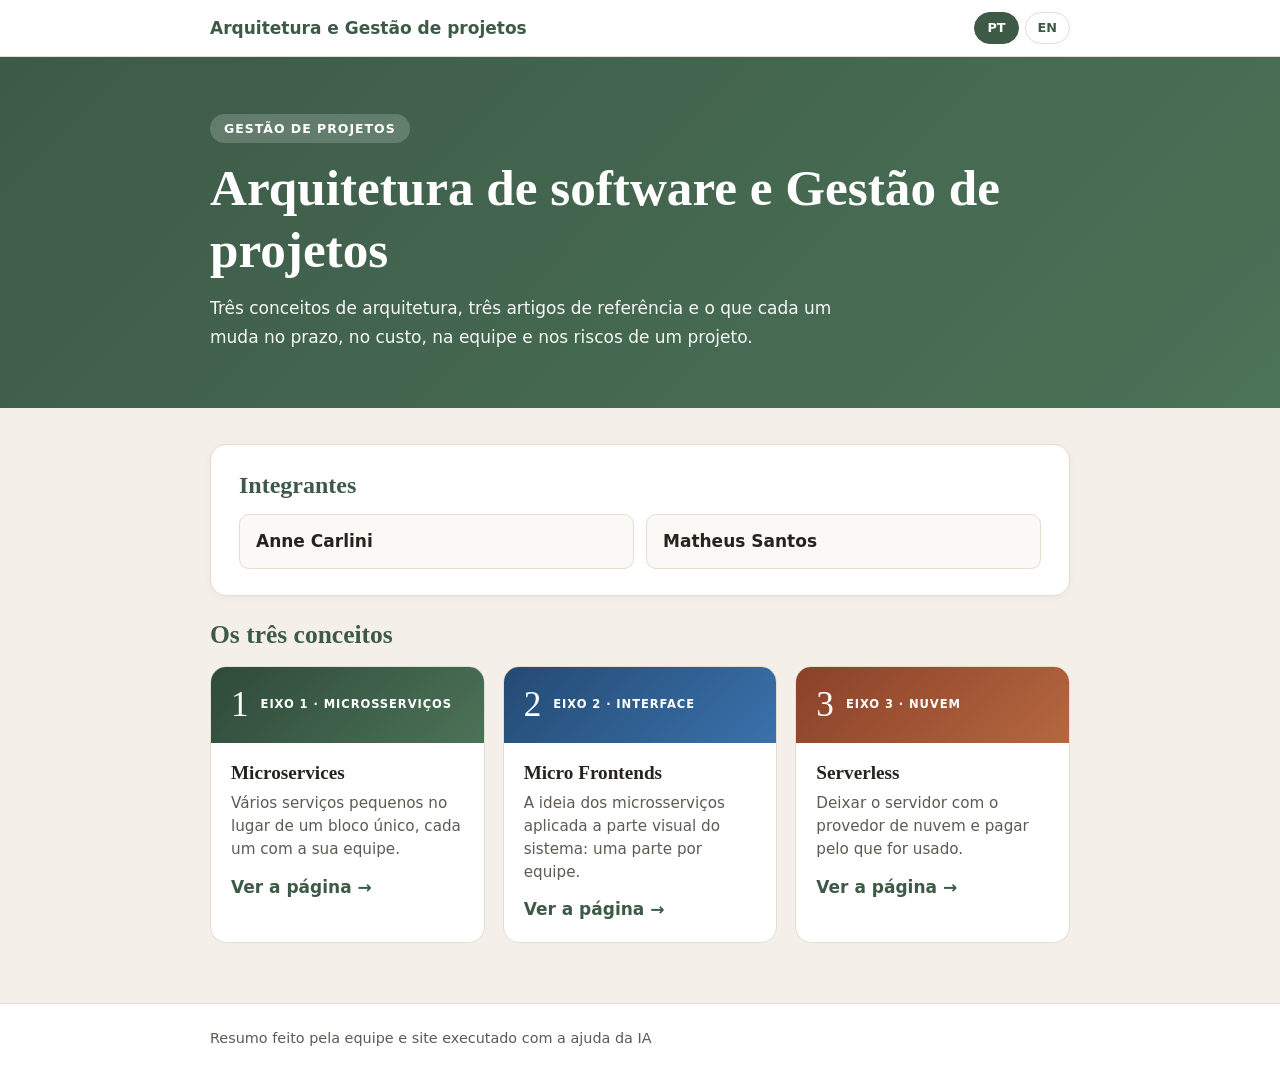
<file: index.html>
<!doctype html>
<html lang="pt-BR" data-lang="pt">
<head>
  <meta charset="utf-8">
  <meta name="viewport" content="width=device-width, initial-scale=1">
  <title data-en="Web Guide to Software Architecture and Project Management">Guia Web de Arquitetura de software e Gestão de projetos</title>
  <link rel="stylesheet" href="css/style.css">
  <script src="js/main.js"></script>
</head>
<body>
  <header class="topbar"><div class="wrap">
    <span><span data-l="pt">Arquitetura e Gestão de projetos</span><span data-l="en">Architecture and Project Management</span></span>
    <div class="lang" role="group" aria-label="Idioma / Language"><button type="button" data-set-lang="pt">PT</button><button type="button" data-set-lang="en">EN</button></div>
  </div></header>

  <section class="hero"><div class="wrap">
    <span class="kicker"><span data-l="pt">Gestão de projetos</span><span data-l="en">Project management</span></span>
    <h1><span data-l="pt">Arquitetura de software e Gestão de projetos</span><span data-l="en">Software Architecture and Project Management</span></h1>
    <p><span data-l="pt">Três conceitos de arquitetura, três artigos de referência e o que cada um muda no prazo, no custo, na equipe e nos riscos de um projeto.</span><span data-l="en">Three architecture concepts, three reference articles, and what each one changes in a project's schedule, cost, team and risks.</span></p>
  </div></section>

  <main><div class="wrap">
    <section class="card">
      <h2><span data-l="pt">Integrantes</span><span data-l="en">Team members</span></h2>
      <ul class="team">
        <li>Anne Carlini</li>
        <li>Matheus Santos</li>
      </ul>
    </section>

    <h2 style="margin:8px 0 16px;color:var(--accent)"><span data-l="pt">Os três conceitos</span><span data-l="en">The three concepts</span></h2>
    <div class="cards">
      <a class="post-card p1" href="microservices.html">
        <div class="top"><span class="big">1</span><span class="axis"><span data-l="pt">Eixo 1 · Microsserviços</span><span data-l="en">Axis 1 · Microservices</span></span></div>
        <div class="body"><h3>Microservices</h3><p><span data-l="pt">Vários serviços pequenos no lugar de um bloco único, cada um com a sua equipe.</span><span data-l="en">Several small services instead of a single block, each one with its own team.</span></p><span class="go"><span data-l="pt">Ver a página →</span><span data-l="en">See the page →</span></span></div>
      </a>
      <a class="post-card p2" href="micro-frontends.html">
        <div class="top"><span class="big">2</span><span class="axis"><span data-l="pt">Eixo 2 · Interface</span><span data-l="en">Axis 2 · Interface</span></span></div>
        <div class="body"><h3>Micro Frontends</h3><p><span data-l="pt">A ideia dos microsserviços aplicada a parte visual do sistema: uma parte por equipe.</span><span data-l="en">The microservices idea applied to the visual part of the system: one part per team.</span></p><span class="go"><span data-l="pt">Ver a página →</span><span data-l="en">See the page →</span></span></div>
      </a>
      <a class="post-card p3" href="serverless.html">
        <div class="top"><span class="big">3</span><span class="axis"><span data-l="pt">Eixo 3 · Nuvem</span><span data-l="en">Axis 3 · Cloud</span></span></div>
        <div class="body"><h3>Serverless</h3><p><span data-l="pt">Deixar o servidor com o provedor de nuvem e pagar pelo que for usado.</span><span data-l="en">Leave the server to the cloud provider and pay only for what you use.</span></p><span class="go"><span data-l="pt">Ver a página →</span><span data-l="en">See the page →</span></span></div>
      </a>
    </div>
  </div></main>

  <footer><div class="wrap"><span data-l="pt">Resumo feito pela equipe e site executado com a ajuda da IA</span><span data-l="en">Summary written by the team; site built with the help of AI</span></div></footer>
</body>
</html>
</file>
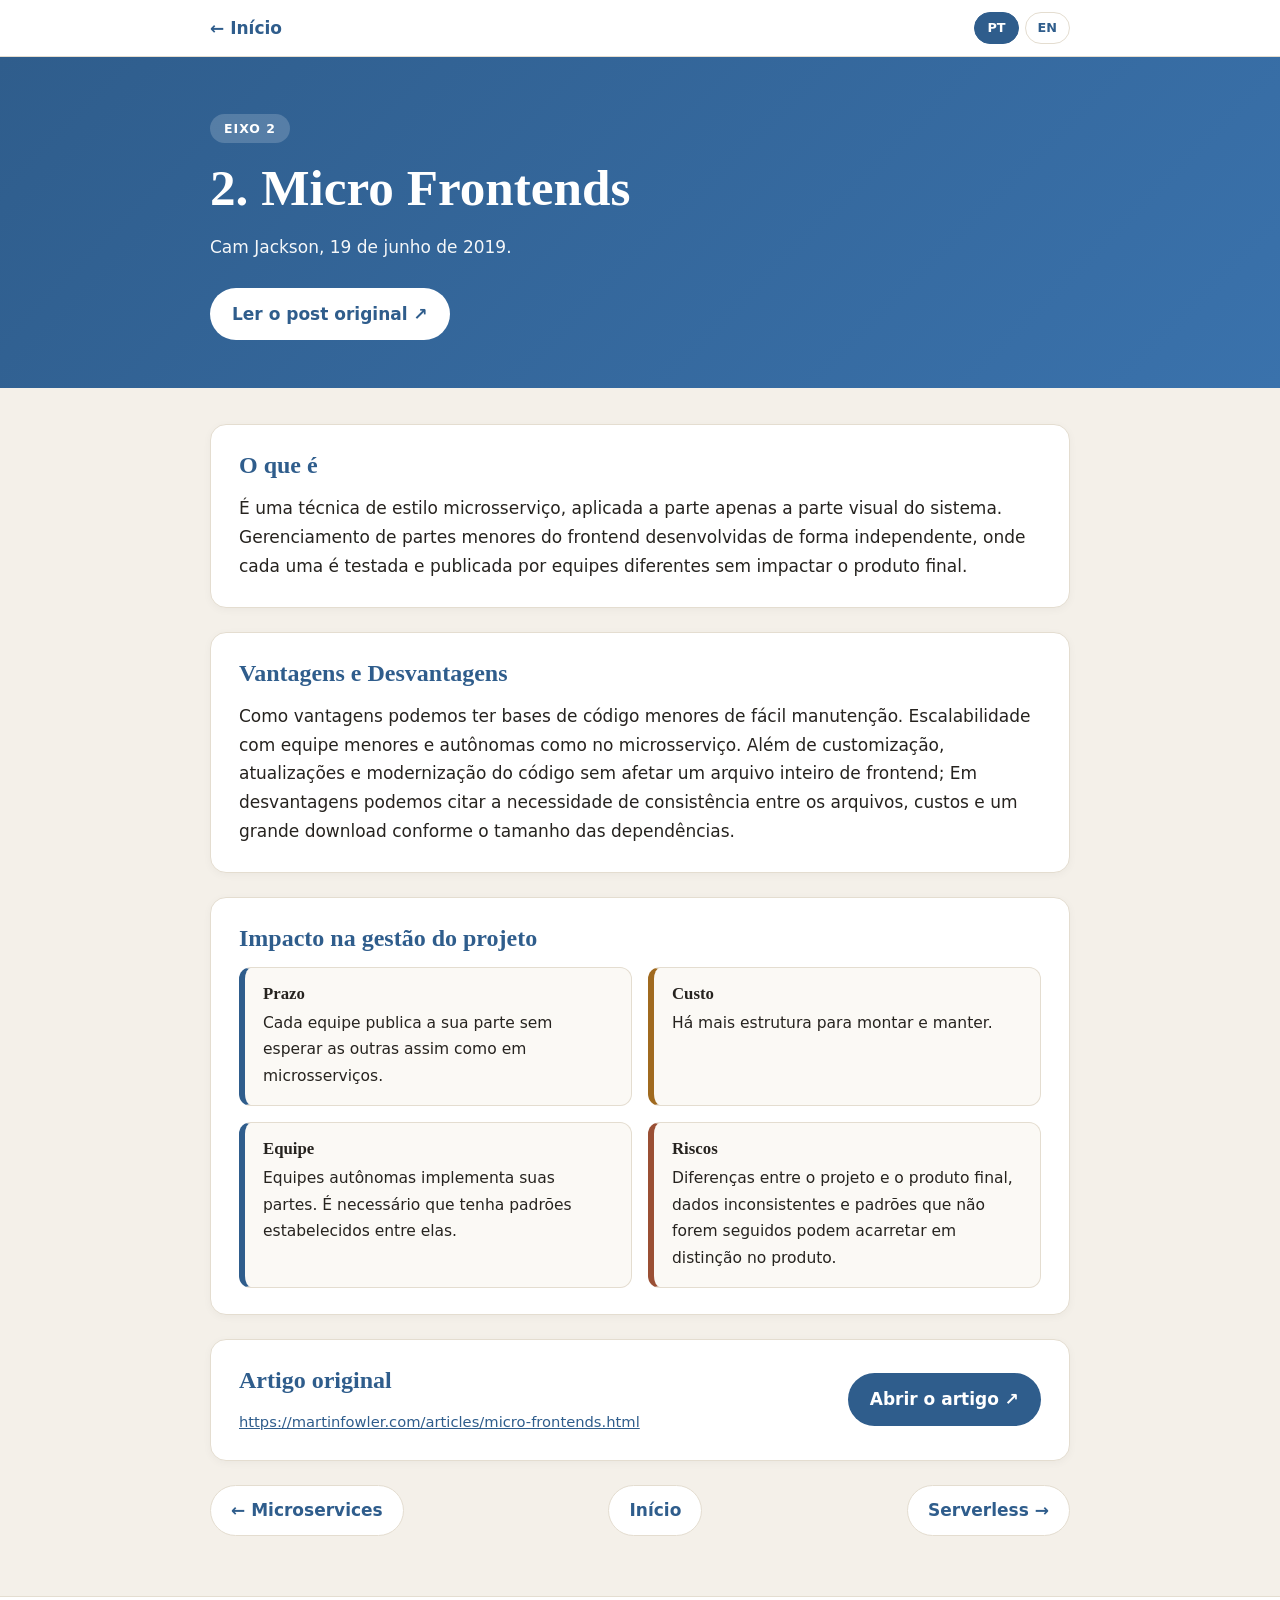
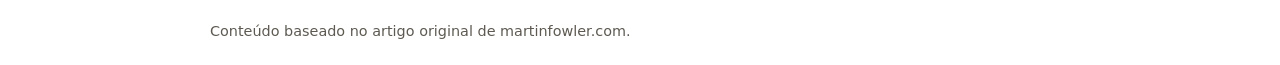
<file: micro-frontends.html>
<!doctype html>
<html lang="pt-BR" data-lang="pt">
<head>
  <meta charset="utf-8">
  <meta name="viewport" content="width=device-width, initial-scale=1">
  <title data-en="Micro Frontends | Web Guide to Software Architecture">Micro Frontends | Guia Web de Arquitetura de Software</title>
  <link rel="stylesheet" href="css/style.css">
  <script src="js/main.js"></script>
</head>
<body class="p-2">
  <header class="topbar"><div class="wrap">
    <a href="index.html"><span data-l="pt">← Início</span><span data-l="en">← Home</span></a>
    <div class="lang" role="group" aria-label="Idioma / Language"><button type="button" data-set-lang="pt">PT</button><button type="button" data-set-lang="en">EN</button></div>
  </div></header>

  <section class="hero"><div class="wrap">
    <span class="kicker"><span data-l="pt">Eixo 2</span><span data-l="en">Axis 2</span></span>
    <h1>2. Micro Frontends</h1>
    <p><span data-l="pt">Cam Jackson, 19 de junho de 2019.</span><span data-l="en">Cam Jackson, June 19, 2019.</span></p>
    <a class="btn" href="https://martinfowler.com/articles/micro-frontends.html" target="_blank" rel="noopener noreferrer"><span data-l="pt">Ler o post original ↗</span><span data-l="en">Read the original post ↗</span></a>
  </div></section>

  <main><div class="wrap">
    <section class="card">
      <h2><span data-l="pt">O que é</span><span data-l="en">What it is</span></h2>
      <p><span data-l="pt">É uma técnica de estilo microsserviço, aplicada a parte apenas a parte visual do sistema. Gerenciamento de partes menores do frontend desenvolvidas de forma independente, onde cada uma é testada e publicada por equipes diferentes sem impactar o produto final.</span><span data-l="en">It is a microservice-style technique applied only to the visual part of the system. It means managing smaller pieces of the frontend that are developed independently, where each one is tested and released by different teams without affecting the final product.</span></p>
    </section>

    <section class="card">
      <h2><span data-l="pt">Vantagens e Desvantagens</span><span data-l="en">Advantages and Disadvantages</span></h2>
      <p><span data-l="pt">Como vantagens podemos ter bases de código menores de fácil manutenção. Escalabilidade com equipe menores e autônomas como no microsserviço. Além de customização, atualizações e modernização do código sem afetar um arquivo inteiro de frontend; Em desvantagens podemos citar a necessidade de consistência entre os arquivos, custos e um grande download conforme o tamanho das dependências.</span><span data-l="en">Advantages include smaller codebases that are easy to maintain, and scalability with smaller, autonomous teams, as with microservices. It also allows customization, updates and modernization of the code without affecting an entire frontend file. Disadvantages include the need for consistency across the pieces, costs, and large downloads depending on the size of the dependencies.</span></p>
    </section>

    <section class="card">
      <h2><span data-l="pt">Impacto na gestão do projeto</span><span data-l="en">Impact on project management</span></h2>
      <div class="impact">
        <article><h3><span data-l="pt">Prazo</span><span data-l="en">Schedule</span></h3><p><span data-l="pt">Cada equipe publica a sua parte sem esperar as outras assim como em microsserviços.</span><span data-l="en">Each team releases its own part without waiting for the others, just like with microservices.</span></p></article>
        <article><h3><span data-l="pt">Custo</span><span data-l="en">Cost</span></h3><p><span data-l="pt">Há mais estrutura para montar e manter.</span><span data-l="en">There is more infrastructure to set up and maintain.</span></p></article>
        <article><h3><span data-l="pt">Equipe</span><span data-l="en">Team</span></h3><p><span data-l="pt">Equipes autônomas implementa suas partes. É necessário que tenha padrões estabelecidos entre elas.</span><span data-l="en">Autonomous teams implement their own parts. Standards shared between the teams are required.</span></p></article>
        <article><h3><span data-l="pt">Riscos</span><span data-l="en">Risks</span></h3><p><span data-l="pt">Diferenças entre o projeto e o produto final, dados inconsistentes e padrões que não forem seguidos podem acarretar em distinção no produto.</span><span data-l="en">Differences between the design and the final product, inconsistent data, and standards that are not followed can lead to inconsistencies in the product.</span></p></article>
      </div>
    </section>

    <section class="card source">
      <div>
        <h2><span data-l="pt">Artigo original</span><span data-l="en">Original article</span></h2>
        <div class="url"><a href="https://martinfowler.com/articles/micro-frontends.html" target="_blank" rel="noopener noreferrer">https://martinfowler.com/articles/micro-frontends.html</a></div>
      </div>
      <a class="btn" href="https://martinfowler.com/articles/micro-frontends.html" target="_blank" rel="noopener noreferrer"><span data-l="pt">Abrir o artigo ↗</span><span data-l="en">Open the article ↗</span></a>
    </section>

    <nav class="pager"><a href="microservices.html">← Microservices</a><a href="index.html"><span data-l="pt">Início</span><span data-l="en">Home</span></a><a href="serverless.html">Serverless →</a></nav>
  </div></main>

  <footer><div class="wrap"><span data-l="pt">Conteúdo baseado no artigo original de martinfowler.com.</span><span data-l="en">Content based on the original article from martinfowler.com.</span></div></footer>
</body>
</html>
</file>
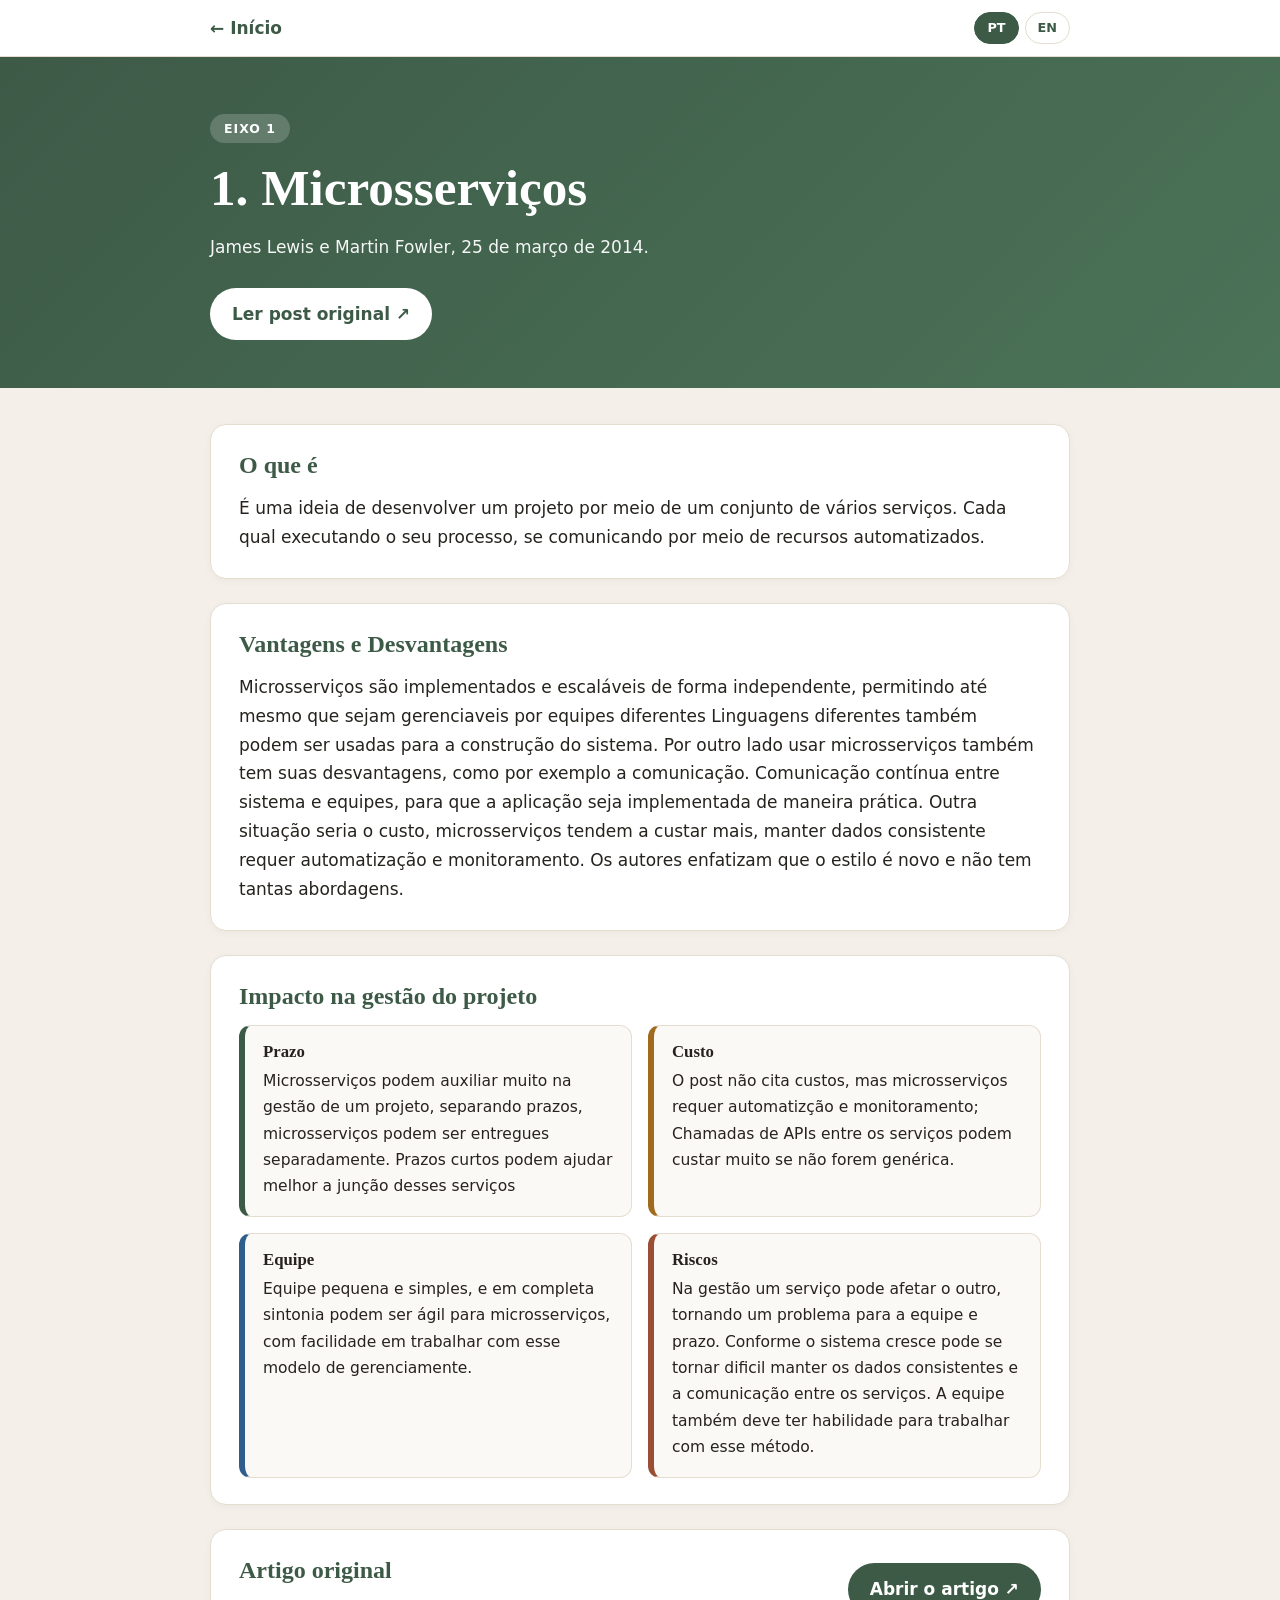
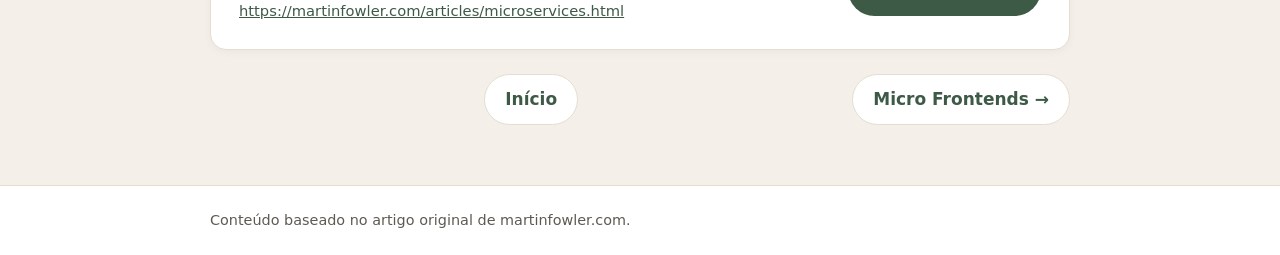
<file: microservices.html>
<!doctype html>
<html lang="pt-BR" data-lang="pt">
<head>
  <meta charset="utf-8">
  <meta name="viewport" content="width=device-width, initial-scale=1">
  <title data-en="Microservices | Web Guide to Software Architecture">Microservices | Guia Web de Arquitetura de Software</title>
  <link rel="stylesheet" href="css/style.css">
  <script src="js/main.js"></script>
</head>
<body class="p-1">
  <header class="topbar"><div class="wrap">
    <a href="index.html"><span data-l="pt">← Início</span><span data-l="en">← Home</span></a>
    <div class="lang" role="group" aria-label="Idioma / Language"><button type="button" data-set-lang="pt">PT</button><button type="button" data-set-lang="en">EN</button></div>
  </div></header>

  <section class="hero"><div class="wrap">
    <span class="kicker"><span data-l="pt">Eixo 1</span><span data-l="en">Axis 1</span></span>
    <h1><span data-l="pt">1. Microsserviços</span><span data-l="en">1. Microservices</span></h1>
    <p><span data-l="pt">James Lewis e Martin Fowler, 25 de março de 2014.</span><span data-l="en">James Lewis and Martin Fowler, March 25, 2014.</span></p>
    <a class="btn" href="https://martinfowler.com/articles/microservices.html" target="_blank" rel="noopener noreferrer"><span data-l="pt">Ler post original ↗</span><span data-l="en">Read the original post ↗</span></a>
  </div></section>

  <main><div class="wrap">
    <section class="card">
      <h2><span data-l="pt">O que é</span><span data-l="en">What it is</span></h2>
      <p><span data-l="pt">É uma ideia de desenvolver um projeto por meio de um conjunto de vários serviços. Cada qual executando o seu processo, se comunicando por meio de recursos automatizados.</span><span data-l="en">It is a way of developing a project as a set of several services, each one running its own process and communicating through automated mechanisms.</span></p>
    </section>

    <section class="card">
      <h2><span data-l="pt">Vantagens e Desvantagens</span><span data-l="en">Advantages and Disadvantages</span></h2>
      <p><span data-l="pt">Microsserviços são implementados e escaláveis de forma independente, permitindo até mesmo que sejam gerenciaveis por equipes diferentes Linguagens diferentes também podem ser usadas para a construção do sistema. Por outro lado usar microsserviços também tem suas desvantagens, como por exemplo a comunicação. Comunicação contínua entre sistema e equipes, para que a aplicação seja implementada de maneira prática. Outra situação seria o custo, microsserviços tendem a custar mais, manter dados consistente requer automatização e monitoramento. Os autores enfatizam que o estilo é novo e não tem tantas abordagens.</span><span data-l="en">Microservices are deployed and scaled independently, which even allows them to be managed by different teams. Different languages can also be used to build the system. On the other hand, microservices have their drawbacks, such as communication: systems and teams need to communicate continuously for the application to be implemented in a practical way. Another issue is cost: microservices tend to cost more, and keeping data consistent requires automation and monitoring. The authors stress that the style is new and there are not many established approaches yet.</span></p>
    </section>

    <section class="card">
      <h2><span data-l="pt">Impacto na gestão do projeto</span><span data-l="en">Impact on project management</span></h2>
      <div class="impact">
        <article><h3><span data-l="pt">Prazo</span><span data-l="en">Schedule</span></h3><p><span data-l="pt">Microsserviços podem auxiliar muito na gestão de um projeto, separando prazos, microsserviços podem ser entregues separadamente. Prazos curtos podem ajudar melhor a junção desses serviços</span><span data-l="en">Microservices can help a lot in managing a project by splitting deadlines, since each service can be delivered separately. Short deadlines can make it easier to bring these services together.</span></p></article>
        <article><h3><span data-l="pt">Custo</span><span data-l="en">Cost</span></h3><p><span data-l="pt">O post não cita custos, mas microsserviços requer automatizção e monitoramento; Chamadas de APIs entre os serviços podem custar muito se não forem genérica.</span><span data-l="en">The post does not mention costs, but microservices require automation and monitoring; API calls between services can be expensive if they are not generic.</span></p></article>
        <article><h3><span data-l="pt">Equipe</span><span data-l="en">Team</span></h3><p><span data-l="pt">Equipe pequena e simples, e em completa sintonia podem ser ágil para microsserviços, com facilidade em trabalhar com esse modelo de gerenciamente.</span><span data-l="en">Small, simple teams that are fully in sync can be agile with microservices and find it easy to work with this management model.</span></p></article>
        <article><h3><span data-l="pt">Riscos</span><span data-l="en">Risks</span></h3><p><span data-l="pt">Na gestão um serviço pode afetar o outro, tornando um problema para a equipe e prazo. Conforme o sistema cresce pode se tornar dificil manter os dados consistentes e a comunicação entre os serviços. A equipe também deve ter habilidade para trabalhar com esse método.</span><span data-l="en">One service can affect another, which becomes a problem for the team and the schedule. As the system grows, it can become hard to keep data consistent and services communicating. The team also needs the skills to work with this approach.</span></p></article>
      </div>
    </section>

    <section class="card source">
      <div>
        <h2><span data-l="pt">Artigo original</span><span data-l="en">Original article</span></h2>
        <div class="url"><a href="https://martinfowler.com/articles/microservices.html" target="_blank" rel="noopener noreferrer">https://martinfowler.com/articles/microservices.html</a></div>
      </div>
      <a class="btn" href="https://martinfowler.com/articles/microservices.html" target="_blank" rel="noopener noreferrer"><span data-l="pt">Abrir o artigo ↗</span><span data-l="en">Open the article ↗</span></a>
    </section>

    <nav class="pager"><span></span><a href="index.html"><span data-l="pt">Início</span><span data-l="en">Home</span></a><a href="micro-frontends.html">Micro Frontends →</a></nav>
  </div></main>

  <footer><div class="wrap"><span data-l="pt">Conteúdo baseado no artigo original de martinfowler.com.</span><span data-l="en">Content based on the original article from martinfowler.com.</span></div></footer>
</body>
</html>
</file>
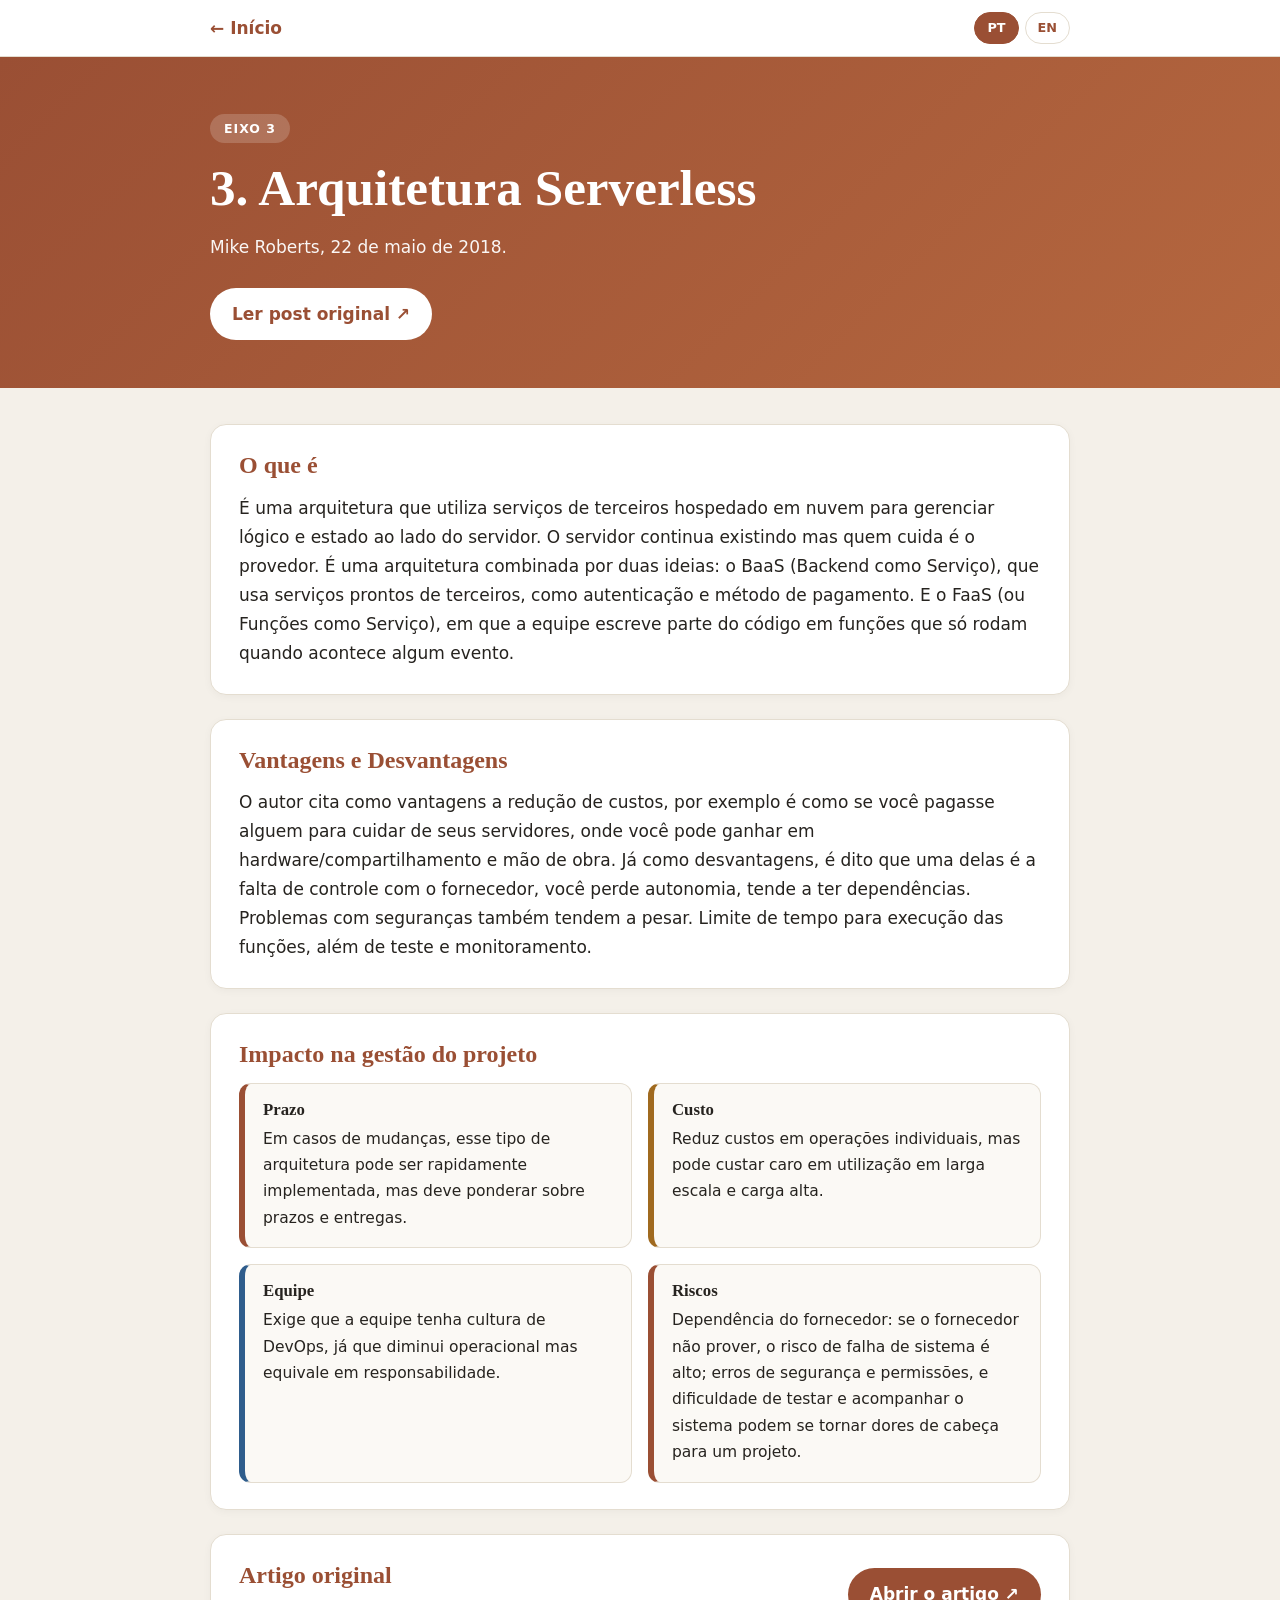
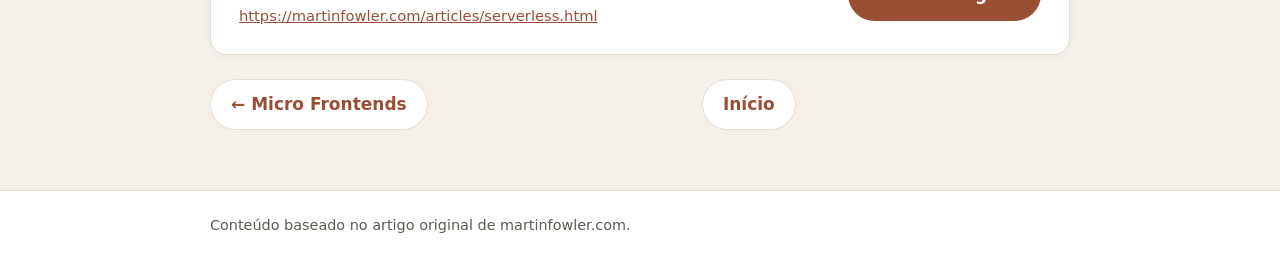
<file: serverless.html>
<!doctype html>
<html lang="pt-BR" data-lang="pt">
<head>
  <meta charset="utf-8">
  <meta name="viewport" content="width=device-width, initial-scale=1">
  <title data-en="Serverless | Web Guide to Software Architecture">Serverless | Guia Web de Arquitetura de Software</title>
  <link rel="stylesheet" href="css/style.css">
  <script src="js/main.js"></script>
</head>
<body class="p-3">
  <header class="topbar"><div class="wrap">
    <a href="index.html"><span data-l="pt">← Início</span><span data-l="en">← Home</span></a>
    <div class="lang" role="group" aria-label="Idioma / Language"><button type="button" data-set-lang="pt">PT</button><button type="button" data-set-lang="en">EN</button></div>
  </div></header>

  <section class="hero"><div class="wrap">
    <span class="kicker"><span data-l="pt">Eixo 3</span><span data-l="en">Axis 3</span></span>
    <h1><span data-l="pt">3. Arquitetura Serverless</span><span data-l="en">3. Serverless Architecture</span></h1>
    <p><span data-l="pt">Mike Roberts, 22 de maio de 2018.</span><span data-l="en">Mike Roberts, May 22, 2018.</span></p>
    <a class="btn" href="https://martinfowler.com/articles/serverless.html" target="_blank" rel="noopener noreferrer"><span data-l="pt">Ler post original ↗</span><span data-l="en">Read the original post ↗</span></a>
  </div></section>

  <main><div class="wrap">
    <section class="card">
      <h2><span data-l="pt">O que é</span><span data-l="en">What it is</span></h2>
      <p><span data-l="pt">É uma arquitetura que utiliza serviços de terceiros hospedado em nuvem para gerenciar lógico e estado ao lado do servidor. O servidor continua existindo mas quem cuida é o provedor. É uma arquitetura combinada por duas ideias: o BaaS (Backend como Serviço), que usa serviços prontos de terceiros, como autenticação e método de pagamento. E o FaaS (ou Funções como Serviço), em que a equipe escreve parte do código em funções que só rodam quando acontece algum evento.</span><span data-l="en">It is an architecture that uses third-party, cloud-hosted services to manage server-side logic and state. The server still exists, but the provider takes care of it. It combines two ideas: BaaS (Backend as a Service), which uses ready-made third-party services such as authentication and payment methods; and FaaS (Functions as a Service), where the team writes part of the code as functions that only run when some event happens.</span></p>
    </section>

    <section class="card">
      <h2><span data-l="pt">Vantagens e Desvantagens</span><span data-l="en">Advantages and Disadvantages</span></h2>
      <p><span data-l="pt">O autor cita como vantagens a redução de custos, por exemplo é como se você pagasse alguem para cuidar de seus servidores, onde você pode ganhar em hardware/compartilhamento e mão de obra. Já como desvantagens, é dito que uma delas é a falta de controle com o fornecedor, você perde autonomia, tende a ter dependências. Problemas com seguranças também tendem a pesar. Limite de tempo para execução das funções, além de teste e monitoramento.</span><span data-l="en">The author cites lower costs as an advantage: it is as if you paid someone to look after your servers, so you save on hardware/sharing and labor. As for disadvantages, one is the lack of control over the vendor: you lose autonomy and tend to become dependent on it. Security issues also weigh in, as do time limits on function execution and the difficulty of testing and monitoring.</span></p>
    </section>

    <section class="card">
      <h2><span data-l="pt">Impacto na gestão do projeto</span><span data-l="en">Impact on project management</span></h2>
      <div class="impact">
        <article><h3><span data-l="pt">Prazo</span><span data-l="en">Schedule</span></h3><p><span data-l="pt">Em casos de mudanças, esse tipo de arquitetura pode ser rapidamente implementada, mas deve ponderar sobre prazos e entregas.</span><span data-l="en">When changes are needed, this kind of architecture can be implemented quickly, but schedules and deliveries must be weighed carefully.</span></p></article>
        <article><h3><span data-l="pt">Custo</span><span data-l="en">Cost</span></h3><p><span data-l="pt">Reduz custos em operações individuais, mas pode custar caro em utilização em larga escala e carga alta.</span><span data-l="en">It lowers the cost of individual operations, but can become expensive under large-scale use and high load.</span></p></article>
        <article><h3><span data-l="pt">Equipe</span><span data-l="en">Team</span></h3><p><span data-l="pt">Exige que a equipe tenha cultura de DevOps, já que diminui operacional mas equivale em responsabilidade.</span><span data-l="en">The team needs a DevOps culture, since operational work decreases but responsibility stays the same.</span></p></article>
        <article><h3><span data-l="pt">Riscos</span><span data-l="en">Risks</span></h3><p><span data-l="pt">Dependência do fornecedor: se o fornecedor não prover, o risco de falha de sistema é alto; erros de segurança e permissões, e dificuldade de testar e acompanhar o sistema podem se tornar dores de cabeça para um projeto.</span><span data-l="en">Vendor dependency: if the vendor fails to deliver, the risk of system failure is high; security and permission errors, and difficulty testing and monitoring the system, can become headaches for a project.</span></p></article>
      </div>
    </section>

    <section class="card source">
      <div>
        <h2><span data-l="pt">Artigo original</span><span data-l="en">Original article</span></h2>
        <div class="url"><a href="https://martinfowler.com/articles/serverless.html" target="_blank" rel="noopener noreferrer">https://martinfowler.com/articles/serverless.html</a></div>
      </div>
      <a class="btn" href="https://martinfowler.com/articles/serverless.html" target="_blank" rel="noopener noreferrer"><span data-l="pt">Abrir o artigo ↗</span><span data-l="en">Open the article ↗</span></a>
    </section>

    <nav class="pager"><a href="micro-frontends.html">← Micro Frontends</a><a href="index.html"><span data-l="pt">Início</span><span data-l="en">Home</span></a><span></span></nav>
  </div></main>

  <footer><div class="wrap"><span data-l="pt">Conteúdo baseado no artigo original de martinfowler.com.</span><span data-l="en">Content based on the original article from martinfowler.com.</span></div></footer>
</body>
</html>
</file>
<file: css/style.css>
:root{
  --bg:#f4f0e9; --card:#ffffff; --ink:#26231f; --muted:#5e5a52; --line:#e4ddd0;
  --accent:#3d5a47; --accent2:#4b7358;
}
*{box-sizing:border-box}
html{scroll-behavior:smooth}
body{margin:0;background:var(--bg);color:var(--ink);font:17px/1.7 "Segoe UI",system-ui,-apple-system,Roboto,sans-serif}
.wrap{max-width:900px;margin:0 auto;padding:0 20px}
a{color:var(--accent)}
h1,h2,h3{font-family:Georgia,"Times New Roman",serif;line-height:1.2;margin:0}

.topbar{background:#fff;border-bottom:1px solid var(--line);position:sticky;top:0;z-index:5}
.topbar .wrap{display:flex;align-items:center;height:56px}
.topbar a,.topbar span{font-weight:600;color:var(--accent);text-decoration:none}

.hero{background:linear-gradient(135deg,var(--accent),var(--accent2));color:#fff;padding:56px 0 48px}
.hero h1{font-size:clamp(2rem,6vw,3.2rem);margin:14px 0}
.hero p{margin:0 0 8px;max-width:640px;opacity:.95}
.kicker{display:inline-block;background:rgba(255,255,255,.18);padding:4px 14px;border-radius:99px;font-size:.78rem;font-weight:700;letter-spacing:.08em;text-transform:uppercase}
.btn{display:inline-block;margin-top:18px;background:#fff;color:var(--accent);padding:12px 22px;border-radius:99px;font-weight:700;text-decoration:none}
.btn:hover{transform:translateY(-2px);box-shadow:0 6px 16px rgba(0,0,0,.18)}

main{padding:36px 0 60px}
.card{background:var(--card);border:1px solid var(--line);border-radius:16px;padding:26px 28px;margin-bottom:24px;box-shadow:0 2px 8px rgba(0,0,0,.04)}
.card h2{color:var(--accent);font-size:1.5rem;margin-bottom:14px}
.card p{margin:0 0 14px}
.card p:last-child{margin-bottom:0}

.impact{display:grid;grid-template-columns:1fr 1fr;gap:16px}
.impact article{border:1px solid var(--line);border-left:6px solid var(--accent);border-radius:12px;padding:16px 18px;background:#fbf9f5}
.impact article:nth-child(2){border-left-color:#a06a1f}
.impact article:nth-child(3){border-left-color:#2f5d8c}
.impact article:nth-child(4){border-left-color:#9a4f34}
.impact h3{font-size:1.05rem;margin-bottom:6px}
.impact p{margin:0;font-size:.97rem}

.team{list-style:none;margin:0;padding:0;display:grid;grid-template-columns:1fr 1fr;gap:12px}
.team li{background:#fbf9f5;border:1px solid var(--line);border-radius:10px;padding:12px 16px;font-weight:600}

.cards{display:grid;grid-template-columns:repeat(3,1fr);gap:18px}
.post-card{display:block;background:#fff;border:1px solid var(--line);border-radius:16px;overflow:hidden;text-decoration:none;color:inherit;transition:.2s}
.post-card:hover{transform:translateY(-4px);box-shadow:0 10px 24px rgba(0,0,0,.12)}
.post-card .top{padding:18px 20px;color:#fff;display:flex;align-items:center;gap:12px}
.post-card .big{font:2.2rem Georgia,serif}
.post-card .axis{font-size:.72rem;font-weight:700;letter-spacing:.08em;text-transform:uppercase}
.post-card .body{padding:18px 20px}
.post-card h3{font-size:1.2rem;margin-bottom:8px}
.post-card p{margin:0 0 12px;color:var(--muted);font-size:.95rem;line-height:1.5}
.post-card .go{font-weight:700;color:var(--accent)}
.p1 .top{background:linear-gradient(135deg,#2f4a39,#4b7358)}
.p2 .top{background:linear-gradient(135deg,#244a73,#3a72ac)}
.p3 .top{background:linear-gradient(135deg,#8a4129,#b5673f)}

.source{display:flex;justify-content:space-between;align-items:center;gap:18px;flex-wrap:wrap}
.source .btn{margin:0;background:var(--accent);color:#fff}
.url{word-break:break-all;font-size:.92rem;color:var(--muted)}
.note{font-size:.9rem;color:var(--muted)}
.pager{display:flex;justify-content:space-between;gap:12px;margin-top:8px}
.pager a{background:#fff;border:1px solid var(--line);border-radius:99px;padding:10px 20px;text-decoration:none;font-weight:600}
footer{border-top:1px solid var(--line);background:#fff;padding:22px 0;color:var(--muted);font-size:.9rem}

body.p-1{--accent:#3d5a47;--accent2:#4b7358}
body.p-2{--accent:#2f5d8c;--accent2:#3a72ac}
body.p-3{--accent:#9a4f34;--accent2:#b5673f}

@media (max-width:760px){
  .cards,.impact,.team{grid-template-columns:1fr}
  .card{padding:20px}
}
.lang{margin-left:auto;display:flex;gap:6px}
.lang button{font:inherit;font-size:.8rem;font-weight:700;background:#fff;color:var(--accent);border:1px solid var(--line);border-radius:99px;padding:4px 12px;cursor:pointer}
.lang button[aria-pressed="true"]{background:var(--accent);border-color:var(--accent);color:#fff}
html[data-lang="pt"] [data-l="en"],html[data-lang="en"] [data-l="pt"]{display:none}
</file>
